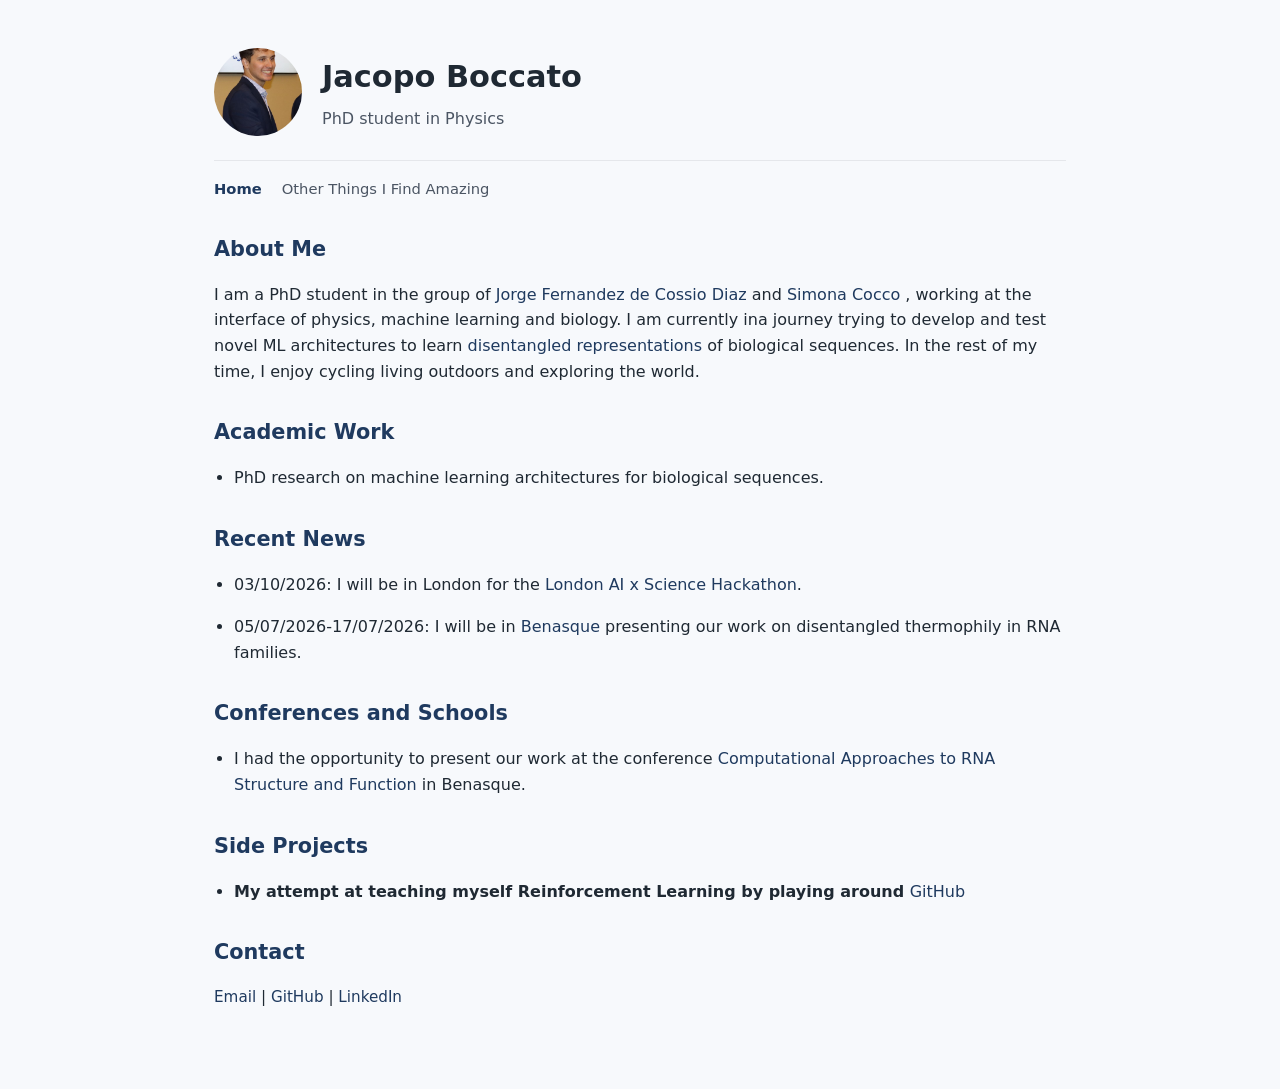
<file: index.html>
<!DOCTYPE html>
<html lang="en">

<head>
  <meta charset="UTF-8">
  <meta name="viewport" content="width=device-width, initial-scale=1.0">

  <title>Jacopo Boccato</title>

  <link rel="stylesheet" href="style.css">
</head>

<body>

  <div class="page">

    <!-- =====================================================
         HEADER
         ===================================================== -->

    <header class="site-header">

      <img
        src="images/work_photo.jpg"
        alt="Photo of Jacopo"
        class="profile-photo"
      >

      <div class="header-text">
        <h1>Jacopo Boccato</h1>
        <p>PhD student in Physics</p>
      </div>

    </header>

    <nav class="site-nav" aria-label="Primary navigation">
      <a href="index.html" aria-current="page">Home</a>
      <a href="other-things.html">Other Things I Find Amazing</a>
    </nav>


    <!-- =====================================================
         ABOUT ME
         ===================================================== -->

    <section>

      <h2>About Me</h2>

      <p>
        I am a PhD student in the group of
        <a
          href="https://sites.google.com/view/jorgefdcd"
          target="_blank"
          rel="noopener noreferrer"
        >
          Jorge Fernandez de Cossio Diaz
        </a>
        and
        <a
          href="http://www.lps.ens.fr/~cocco/"
          target="_blank"
          rel="noopener noreferrer"
        >
          Simona Cocco
        </a>,
        working at the interface of physics, machine learning and biology.

        I am currently ina journey trying to develop and test novel ML
        architectures to learn
        <a
          href="https://arxiv.org/abs/1305.0445"
          target="_blank"
          rel="noopener noreferrer"
        >
          disentangled representations
        </a>
        of biological sequences.
        In the rest of my time, I enjoy cycling living outdoors and exploring the world.
      </p>

    </section>


    <!-- =====================================================
         NEWS
         ===================================================== -->

    <section>

      <h2>Academic Work</h2>

      <ul class="section-list">
        <li>
          PhD research on machine learning architectures for biological
          sequences.
        </li>
      </ul>

    </section>


    <!-- =====================================================
         ACADEMIC WORK
         ===================================================== -->

    <section>

      <h2>Recent News</h2>

      <ul class="section-list">
        <li>
          03/10/2026: I will be in London for the <a href="https://www.deep-tech-week.com/london-2026/events/london-ai-x-science-hackathon-2026" target="_blank" rel="noopener noreferrer">London AI x Science Hackathon</a>.
        </li>
      </ul>
      <ul class="section-list">
        <li>
          05/07/2026-17/07/2026: I will be in <a href="https://benasque.org/2026rna/" target="_blank" rel="noopener noreferrer">Benasque</a> presenting our work on disentangled thermophily in RNA families.
        </li>
      </ul>
    </section>


    <!-- =====================================================
         CONFERENCES AND SCHOOLS
         ===================================================== -->

    <section>

      <h2>Conferences and Schools</h2>

      <ul class="section-list">
        <li>
          I had the opportunity to present our work at the conference
          <a
            href="https://benasque.org/2026rna/"
            target="_blank"
            rel="noopener noreferrer"
          >
            Computational Approaches to RNA Structure and Function
          </a>
          in Benasque.
        </li>
      </ul>

    </section>


    <!-- =====================================================
         SIDE PROJECTS
         ===================================================== -->

    <section>

      <h2>Side Projects</h2>

      <ul class="project-list">

        <li>
          <strong>
            My attempt at teaching myself Reinforcement Learning by playing around
          </strong>

          <a
            href="https://github.com/JacopoBoccato/Alpha1010-#"
            target="_blank"
            rel="noopener noreferrer"
          >
            GitHub
          </a>
        </li>

      </ul>

    </section>


    <!-- =====================================================
         CONTACT
         ===================================================== -->

    <section>

      <h2>Contact</h2>

      <p class="contact-links">

        <a href="mailto:jacopo.boccato@gmail.com">
          Email
        </a>

        |

        <a
          href="https://github.com/JacopoBoccato"
          target="_blank"
          rel="noopener noreferrer"
        >
          GitHub
        </a>

        |

        <a
          href="https://www.linkedin.com/in/jacopo-boccato-a45791238/"
          target="_blank"
          rel="noopener noreferrer"
        >
          LinkedIn
        </a>

      </p>

    </section>


  </div>

</body>

</html>
</file>
<file: style.css>
/* ==========================================================
   BASE
   ========================================================== */

* {
  box-sizing: border-box;
}

body {
  margin: 0;

  background-color: #f7f9fc;
  color: #1f2933;

  font-family:
    system-ui,
    -apple-system,
    BlinkMacSystemFont,
    "Segoe UI",
    Roboto,
    sans-serif;

  line-height: 1.6;
}


/* ==========================================================
   PAGE
   ========================================================== */

.page {
  max-width: 900px;

  margin: 0 auto;
  padding: 48px 24px;
}


/* ==========================================================
   HEADER
   ========================================================== */

.site-header {
  display: flex;
  align-items: center;

  gap: 20px;

  padding-bottom: 24px;
  margin-bottom: 32px;

  border-bottom: 1px solid #e5e7eb;
}

.profile-photo {
  width: 88px;
  height: 88px;

  border-radius: 50%;

  object-fit: cover;
  flex-shrink: 0;
}

.header-text h1 {
  margin: 0;

  font-size: 1.9rem;
  font-weight: 600;
}

.header-text p {
  margin: 4px 0 0;

  color: #4b5563;

  font-size: 1rem;
}


/* ==========================================================
   NAVIGATION
   ========================================================== */

.site-nav {
  display: flex;
  flex-wrap: wrap;
  gap: 8px 20px;

  margin: -16px 0 32px;
}

.site-nav a {
  color: #4b5563;
  font-size: 0.92rem;
}

.site-nav a[aria-current="page"] {
  color: #1f3a5f;
  font-weight: 600;
}


/* ==========================================================
   SECTIONS
   ========================================================== */

section {
  margin-bottom: 32px;
}

h2 {
  margin-bottom: 12px;

  color: #1f3a5f;

  font-size: 1.3rem;
  font-weight: 600;
}


/* ==========================================================
   LINKS
   ========================================================== */

a {
  color: #1f3a5f;
  text-decoration: none;
}

a:hover {
  text-decoration: underline;
}


/* ==========================================================
   LISTS
   ========================================================== */

.section-list,
.project-list {
  padding-left: 20px;
}

.contact-links {
  font-size: 0.95rem;
}


/* ==========================================================
   OTHER THINGS I FIND AMAZING
   ========================================================== */

.amazing-section {
  margin-top: 38px;
}

.amazing-intro {
  max-width: 640px;

  margin-top: -4px;
  margin-bottom: 20px;

  color: #4b5563;

  font-size: 0.95rem;
}


/* ==========================================================
   AMAZING GRID
   ========================================================== */

.amazing-grid {
  display: grid;

  grid-template-columns: repeat(2, minmax(0, 1fr));

  gap: 16px;
}


/* ==========================================================
   CARDS
   ========================================================== */

.amazing-card {
  overflow: hidden;

  display: flex;
  flex-direction: column;

  background-color: #ffffff;

  border: 1px solid #e5e7eb;
  border-radius: 10px;

  color: #1f2933;
  text-decoration: none;

  transition:
    transform 0.15s ease,
    box-shadow 0.15s ease,
    border-color 0.15s ease;
}

.amazing-card:hover {
  transform: translateY(-2px);

  border-color: #cbd5e1;

  box-shadow:
    0 6px 18px rgba(31, 58, 95, 0.08);

  text-decoration: none;
}


/* ==========================================================
   CARD CONTENT
   ========================================================== */

.amazing-card-content {
  display: flex;
  flex-direction: column;

  padding: 18px;
}

.amazing-card h3 {
  margin: 6px 0 0;

  color: #1f3a5f;

  font-size: 1.05rem;
  font-weight: 600;
  line-height: 1.4;
}


/* ==========================================================
   ITEM TYPE
   ========================================================== */

.item-type {
  color: #6b7280;

  font-size: 0.7rem;
  font-weight: 600;

  text-transform: uppercase;
  letter-spacing: 0.06em;
}


/* ==========================================================
   YOUTUBE VIDEO
   ========================================================== */

.video-card {
  grid-column: span 2;
}

.youtube-preview {
  position: relative;

  width: 100%;

  aspect-ratio: 16 / 9;

  overflow: hidden;

  background-color: #000000;
}

.youtube-preview img {
  width: 100%;
  height: 100%;

  display: block;

  object-fit: cover;

  transition: transform 0.25s ease;
}

.video-card:hover .youtube-preview img {
  transform: scale(1.015);
}


/* ==========================================================
   PLAY BUTTON
   ========================================================== */

.play-button {
  position: absolute;

  top: 50%;
  left: 50%;

  transform: translate(-50%, -50%);

  display: flex;
  align-items: center;
  justify-content: center;

  width: 58px;
  height: 58px;

  padding-left: 4px;

  border-radius: 50%;

  background-color: rgba(0, 0, 0, 0.72);

  color: #ffffff;

  font-size: 22px;

  transition:
    transform 0.15s ease,
    background-color 0.15s ease;
}

.video-card:hover .play-button {
  transform:
    translate(-50%, -50%)
    scale(1.06);

  background-color: rgba(0, 0, 0, 0.84);
}


/* ==========================================================
   WEBSITE / BOOK CARDS
   ========================================================== */

.simple-card {
  min-height: 170px;
}

.simple-card .amazing-card-content {
  height: 100%;
}


/* ==========================================================
   BOOK AUTHOR
   ========================================================== */

.card-author {
  margin-top: 5px;

  color: #6b7280;

  font-family: Georgia, "Times New Roman", serif;

  font-size: 0.9rem;
  font-style: italic;
}


/* ==========================================================
   CARD LINK
   ========================================================== */

.visit-link {
  margin-top: auto;
  padding-top: 24px;

  color: #1f3a5f;

  font-size: 0.82rem;
  font-weight: 500;
}


/* ==========================================================
   POEM
   ========================================================== */

.poem-card {
  grid-column: span 2;

  margin-top: 8px;
  padding: 28px 30px;

  border-top: 1px solid #e5e7eb;
  border-bottom: 1px solid #e5e7eb;
}

.poem-card blockquote {
  margin: 14px 0 12px;
}

.poem-card blockquote p {
  margin: 0;

  color: #374151;

  font-family:
    Georgia,
    "Times New Roman",
    serif;

  font-size: 1.08rem;
  font-style: italic;

  line-height: 1.75;
}

.poem-author {
  color: #6b7280;

  font-size: 0.85rem;
}


/* ==========================================================
   MOBILE
   ========================================================== */

@media (max-width: 650px) {

  .page {
    padding: 32px 20px;
  }

  .amazing-grid {
    grid-template-columns: 1fr;
  }

  .video-card {
    grid-column: span 1;
  }

  .poem-card {
    grid-column: span 1;

    padding: 24px 4px;
  }

  .simple-card {
    min-height: auto;
  }

}


/* ==========================================================
   SMALL MOBILE
   ========================================================== */

@media (max-width: 480px) {

  .site-header {
    gap: 16px;
  }

  .profile-photo {
    width: 76px;
    height: 76px;
  }

  .header-text h1 {
    font-size: 1.65rem;
  }

  .play-button {
    width: 50px;
    height: 50px;

    font-size: 19px;
  }

  .poem-card blockquote p {
    font-size: 1rem;
  }

}
</file>
